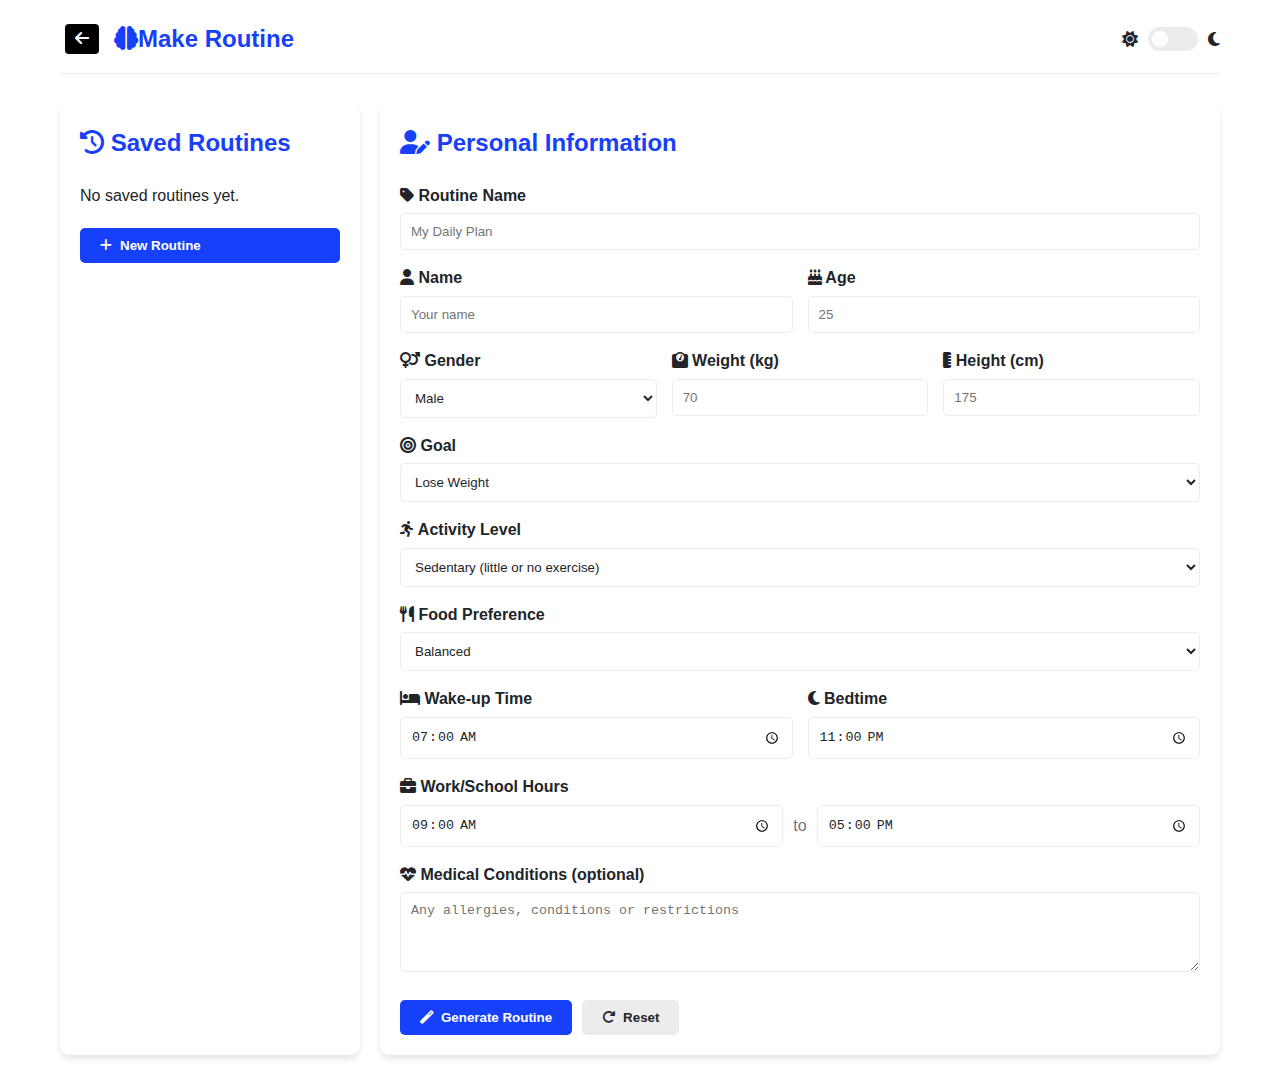
<file: pages/RoutineGenerator.html>
<!DOCTYPE html>
<html lang="en">
<head>
    <meta charset="UTF-8">
    <meta name="viewport" content="width=device-width, initial-scale=1.0">
    <title>Routine Generator </title>
    <link rel="stylesheet" href="/src/fontawesome-free-6.7.2-web/css/all.min.css">
    <link rel="stylesheet" href="/css/RoutineGenerator.css">
</head>
<body>
    <div class="container">
        <header>
            <div class="header_left">
                <a href="../index.html"><i class="fa-solid fa-arrow-left"></i></a>
            <h2><i class="fas fa-brain"></i>Make Routine</h2>
            </div>
            <div class="theme-toggle">
                <i class="fas fa-sun"></i>
                <label class="switch">
                    <input type="checkbox" id="themeToggle">
                    <span class="slider round"></span>
                </label>
                <i class="fas fa-moon"></i>
            </div>
        </header>

        <div class="main-content">
            <div class="sidebar" id="sidebar">
                <h2><i class="fas fa-history"></i> Saved Routines</h2>
                <div class="saved-routines" id="savedRoutines">
                    <!-- Routines will be loaded here -->
                </div>
                <button class="btn new-routine-btn" id="newRoutineBtn">
                    <i class="fas fa-plus"></i> New Routine
                </button>
            </div>

            <div class="content-area">
                <div class="form-container active" id="inputForm">
                    <h2><i class="fas fa-user-edit"></i> Personal Information</h2>
                    <form id="routineForm">
                        <div class="form-group">
                            <label for="routineName"><i class="fas fa-tag"></i> Routine Name</label>
                            <input type="text" id="routineName" placeholder="My Daily Plan">
                        </div>

                        <div class="form-row">
                            <div class="form-group">
                                <label for="name"><i class="fas fa-user"></i> Name</label>
                                <input type="text" id="name" placeholder="Your name">
                            </div>
                            <div class="form-group">
                                <label for="age"><i class="fas fa-birthday-cake"></i> Age</label>
                                <input type="number" id="age" placeholder="25" min="10" max="120">
                            </div>
                        </div>

                        <div class="form-row">
                            <div class="form-group">
                                <label for="gender"><i class="fas fa-venus-mars"></i> Gender</label>
                                <select id="gender">
                                    <option value="male">Male</option>
                                    <option value="female">Female</option>
                                    <option value="other">Other</option>
                                </select>
                            </div>
                            <div class="form-group">
                                <label for="weight"><i class="fas fa-weight"></i> Weight (kg)</label>
                                <input type="number" id="weight" placeholder="70" min="30" max="300">
                            </div>
                            <div class="form-group">
                                <label for="height"><i class="fas fa-ruler-vertical"></i> Height (cm)</label>
                                <input type="number" id="height" placeholder="175" min="100" max="250">
                            </div>
                        </div>

                        <div class="form-group">
                            <label for="goal"><i class="fas fa-bullseye"></i> Goal</label>
                            <select id="goal">
                                <option value="lose">Lose Weight</option>
                                <option value="maintain">Maintain Weight</option>
                                <option value="gain">Gain Weight</option>
                            </select>
                        </div>

                        <div class="form-group">
                            <label for="activity"><i class="fas fa-running"></i> Activity Level</label>
                            <select id="activity">
                                <option value="sedentary">Sedentary (little or no exercise)</option>
                                <option value="light">Lightly active (light exercise 1-3 days/week)</option>
                                <option value="moderate">Moderately active (moderate exercise 3-5 days/week)</option>
                                <option value="active">Very active (hard exercise 6-7 days/week)</option>
                                <option value="extreme">Extremely active (very hard exercise & physical job)</option>
                            </select>
                        </div>

                        <div class="form-group">
                            <label for="foodType"><i class="fas fa-utensils"></i> Food Preference</label>
                            <select id="foodType">
                                <option value="balanced">Balanced</option>
                                <option value="vegetarian">Vegetarian</option>
                                <option value="vegan">Vegan</option>
                                <option value="lowcarb">Low Carb</option>
                                <option value="highprotein">High Protein</option>
                            </select>
                        </div>

                        <div class="form-row">
                            <div class="form-group">
                                <label for="wakeTime"><i class="fas fa-bed"></i> Wake-up Time</label>
                                <input type="time" id="wakeTime" value="07:00">
                            </div>
                            <div class="form-group">
                                <label for="sleepTime"><i class="fas fa-moon"></i> Bedtime</label>
                                <input type="time" id="sleepTime" value="23:00">
                            </div>
                        </div>

                        <div class="form-group">
                            <label for="workHours"><i class="fas fa-briefcase"></i> Work/School Hours</label>
                            <div class="time-range">
                                <input type="time" id="workStart" value="09:00">
                                <span>to</span>
                                <input type="time" id="workEnd" value="17:00">
                            </div>
                        </div>

                        <div class="form-group">
                            <label for="medical"><i class="fas fa-heartbeat"></i> Medical Conditions (optional)</label>
                            <textarea id="medical" placeholder="Any allergies, conditions or restrictions"></textarea>
                        </div>

                        <div class="form-actions">
                            <button type="submit" class="btn generate-btn">
                                <i class="fas fa-magic"></i> Generate Routine
                            </button>
                            <button type="button" class="btn btn-secondary" id="resetForm">
                                <i class="fas fa-redo"></i> Reset
                            </button>
                        </div>
                    </form>
                </div>

                <div class="results-container" id="resultsContainer">
                    <div class="results-header">
                        <p id="routineTitle">Your Personalized Routine</p>
                        <div class="result-actions">
                            <button class="btn" id="saveRoutineBtn">
                                <i class="fas fa-save"></i> Save
                            </button>
                            <button class="btn btn-secondary" id="editRoutineBtn">
                                <i class="fas fa-edit"></i> Edit
                            </button>
                            <button class="btn btn-secondary" id="printRoutineBtn">
                                <i class="fas fa-print"></i> Print
                            </button>
                        </div>
                    </div>

                    <div class="summary-card">
                        <div class="summary-item">
                            <i class="fas fa-fire"></i>
                            <div>
                                <h3>Daily Calories</h3>
                                <p id="summaryCalories">-</p>
                            </div>
                        </div>
                        <div class="summary-item">
                            <i class="fas fa-tint"></i>
                            <div>
                                <h3>Water Intake</h3>
                                <p id="summaryWater">-</p>
                            </div>
                        </div>
                        <div class="summary-item">
                            <i class="fas fa-dumbbell"></i>
                            <div>
                                <h3>Workout Time</h3>
                                <p id="summaryWorkout">-</p>
                            </div>
                        </div>
                        <div class="summary-item">
                            <i class="fas fa-moon"></i>
                            <div>
                                <h3>Sleep Duration</h3>
                                <p id="summarySleep">-</p>
                            </div>
                        </div>
                    </div>

                    <div class="routine-schedule">
                        <h3><i class="fas fa-clock"></i> Daily Schedule</h3>
                        <div class="timeline" id="timeline">
                            <!-- Timeline items will be added here -->
                        </div>
                    </div>

                    <div class="meal-plan">
                        <h3><i class="fas fa-utensils"></i> Meal Plan</h3>
                        <div class="meals-grid" id="mealsGrid">
                            <!-- Meal cards will be added here -->
                        </div>
                    </div>

                    <div class="workout-plan">
                        <h3><i class="fas fa-dumbbell"></i> Workout Recommendations</h3>
                        <div class="workouts-list" id="workoutsList">
                            <!-- Workout items will be added here -->
                        </div>
                    </div>
                </div>
            </div>
        </div>
    </div>

    <div class="modal" id="saveModal">
        <div class="modal-content">
            <span class="close-modal">&times;</span>
            <h3><i class="fas fa-save"></i> Save Routine</h3>
            <div class="form-group">
                <label for="saveRoutineName">Routine Name</label>
                <input type="text" id="saveRoutineName" placeholder="My Awesome Routine">
            </div>
            <button class="btn" id="confirmSave">Save Routine</button>
        </div>
    </div>

    <div class="modal" id="confirmModal">
        <div class="modal-content">
            <h3 id="confirmTitle">Confirm Action</h3>
            <p id="confirmMessage">Are you sure you want to perform this action?</p>
            <div class="modal-actions">
                <button class="btn" id="confirmAction">Confirm</button>
                <button class="btn btn-secondary" id="cancelAction">Cancel</button>
            </div>
        </div>
    </div>

    <script src="/js/script.js"></script>
    <script src="/js/RoutineGenerator.js"></script>
</body>
</html>
</file>
<file: css/RoutineGenerator.css>
:root {
    --primary-color: #1640fa;
    --primary-light: #4895ef;
    --secondary-color: #3f37c9;
    --accent-color: #f72585;
    --success-color: #4cc9f0;
    --warning-color: #f8961e;
    --danger-color: #f94144;
    --light-color: #f8f9fa;
    --dark-color: #212529;
    --gray-color: #6c757d;
    --light-gray: #edecec;
    --bg-color: #ffffff;
    --text-color: #212529;
    --card-bg: rgba(255, 255, 255, 0.9);
    --shadow: 0 4px 6px rgba(0, 0, 0, 0.1);
    --transition: all 0.3s ease;
}

[data-theme="dark"] {
    --primary-color: #398dfa;
    --primary-light: #4361ee;
    --secondary-color: #3a0ca3;
    --accent-color: #f72585;
    --success-color: #4cc9f0;
    --warning-color: #f8961e;
    --danger-color: #f94144;
    --light-color: #343a40;
    --dark-color: #f8f9fa;
    --gray-color: #adb5bd;
    --light-gray: #495057;
    --bg-color: #212529;
    --text-color: #f8f9fa;
    --card-bg: rgba(33, 37, 41, 0.9);
    --shadow: 0 4px 6px rgba(0, 0, 0, 0.3);
}

* {
    margin: 0;
    padding: 0;
    box-sizing: border-box;
}

body {
    font-family: 'Segoe UI', Tahoma, Geneva, Verdana, sans-serif;
    background-color: var(--bg-color);
    color: var(--text-color);
    line-height: 1.6;
    transition: var(--transition);
}

.container {
    max-width: 1200px;
    margin: 0 auto;
    padding: 20px;
}

header {
    display: flex;
    justify-content: space-between;
    align-items: center;
    margin-bottom: 30px;
    padding-bottom: 15px;
    border-bottom: 1px solid var(--light-gray);
}
.header_left{
    display: flex;
    align-items: center;

}
.header_left a{
  background: rgb(0, 0, 0);
  text-decoration: none;
  color: rgb(255, 255, 255);
  padding: 2px 10px;
  font-size: 16px;
  border-radius: 4px;
  margin: 0 5px;
}
.header_left h2{
  margin: 0 10px;
}
h1 {
    font-size: 1.8rem;
    color: var(--primary-color);
    display: flex;
    align-items: center;
    gap: 10px;
}

h2 {
    font-size: 1.5rem;
    margin-bottom: 20px;
    color: var(--primary-color);
}

h3 {
    font-size: 1.2rem;
    margin-bottom: 15px;
    color: var(--primary-light);
}

.main-content {
    display: flex;
    gap: 20px;
}

.sidebar {
    width: 300px;
    background-color: var(--card-bg);
    border-radius: 10px;
    padding: 20px;
    box-shadow: var(--shadow);
    transition: var(--transition);
}

.content-area {
    flex: 1;
    background-color: var(--card-bg);
    border-radius: 10px;
    padding: 20px;
    box-shadow: var(--shadow);
    transition: var(--transition);
}

.form-container, .results-container {
    display: none;
}

.form-container.active, .results-container.active {
    display: block;
}

.form-group {
    margin-bottom: 15px;
}

.form-group label {
    display: block;
    margin-bottom: 5px;
    font-weight: 600;
    color: var(--text-color);
}

.form-group input,
.form-group select,
.form-group textarea {
    width: 100%;
    padding: 10px;
    border: 1px solid var(--light-gray);
    border-radius: 5px;
    background-color: var(--bg-color);
    color: var(--text-color);
    transition: var(--transition);
}

.form-group input:focus,
.form-group select:focus,
.form-group textarea:focus {
    outline: none;
    border-color: var(--primary-color);
    box-shadow: 0 0 0 2px rgba(67, 97, 238, 0.2);
}

.form-group textarea {
    min-height: 80px;
    resize: vertical;
}

.form-row {
    display: flex;
    gap: 15px;
}

.form-row .form-group {
    flex: 1;
}

.time-range {
    display: flex;
    align-items: center;
    gap: 10px;
}

.time-range span {
    color: var(--gray-color);
}

.form-actions {
    display: flex;
    gap: 10px;
    margin-top: 20px;
}

.btn {
    padding: 10px 20px;
    border: none;
    border-radius: 5px;
    background-color: var(--primary-color);
    color: white;
    font-weight: 600;
    cursor: pointer;
    display: inline-flex;
    align-items: center;
    gap: 8px;
    transition: var(--transition);
}

.btn:hover {
    background-color: var(--secondary-color);
    transform: translateY(-2px);
}

.btn-secondary {
    background-color: var(--light-gray);
    color: var(--text-color);
}

.btn-secondary:hover {
    background-color: var(--gray-color);
    color: white;
}

.new-routine-btn {
    width: 100%;
    margin-top: 20px;
}

.saved-routines {
    max-height: 500px;
    overflow-y: auto;
}

.routine-item {
    background-color: var(--bg-color);
    border-radius: 5px;
    padding: 10px;
    margin-bottom: 10px;
    cursor: pointer;
    transition: var(--transition);
    border-left: 3px solid var(--primary-color);
}

.routine-item:hover {
    background-color: var(--light-gray);
    transform: translateX(5px);
}

.routine-item h4 {
    margin-bottom: 5px;
    color: var(--primary-color);
}

.routine-item p {
    font-size: 0.8rem;
    color: var(--gray-color);
}

.routine-actions {
    display: flex;
    gap: 5px;
    margin-top: 5px;
}

.routine-actions button {
    padding: 7px 10px;
    font-size: 0.7rem;
}

.results-header {
    display: flex;
    justify-content: space-between;
    align-items: center;
    margin-bottom: 20px;
}

.result-actions {
    display: flex;
    gap: 10px;
}

.summary-card {
    display: flex;
    flex-wrap: wrap;
    gap: 15px;
    margin-bottom: 30px;
}

.summary-item {
    flex: 1;
    min-width: 200px;
    background-color: var(--bg-color);
    border-radius: 10px;
    padding: 15px;
    display: flex;
    align-items: center;
    gap: 15px;
    box-shadow: var(--shadow);
}

.summary-item i {
    font-size: 1.5rem;
    color: var(--primary-color);
}

.summary-item h3 {
    margin-bottom: 5px;
    font-size: 1rem;
}

.summary-item p {
    font-size: 1.2rem;
    font-weight: 600;
}

.timeline {
    position: relative;
    margin: 20px 0;
    padding-left: 20px;
}

.timeline::before {
    content: '';
    position: absolute;
    left: 7px;
    top: 0;
    bottom: 0;
    width: 2px;
    background-color: var(--primary-color);
}

.timeline-item {
    position: relative;
    margin-bottom: 20px;
    padding-left: 30px;
}

.timeline-item::before {
    content: '';
    position: absolute;
    left: 0;
    top: 5px;
    width: 12px;
    height: 12px;
    border-radius: 50%;
    background-color: var(--primary-color);
}

.timeline-time {
    font-weight: 600;
    color: var(--primary-color);
    margin-bottom: 5px;
}

.timeline-content {
    background-color: var(--bg-color);
    border-radius: 5px;
    padding: 10px 15px;
    box-shadow: var(--shadow);
}

.timeline-content i {
    margin-right: 8px;
    color: var(--primary-light);
}

.meals-grid {
    display: grid;
    grid-template-columns: repeat(auto-fill, minmax(250px, 1fr));
    gap: 15px;
    margin-top: 15px;
}

.meal-card {
    background-color: var(--bg-color);
    border-radius: 10px;
    padding: 15px;
    box-shadow: var(--shadow);
}

.meal-header {
    display: flex;
    justify-content: space-between;
    align-items: center;
    margin-bottom: 10px;
}

.meal-title {
    font-weight: 600;
    color: var(--primary-color);
    display: flex;
    align-items: center;
    gap: 8px;
}

.meal-calories {
    background-color: var(--primary-light);
    color: white;
    padding: 3px 8px;
    border-radius: 20px;
    font-size: 0.8rem;
}

.meal-items {
    list-style-type: none;
}

.meal-items li {
    padding: 5px 0;
    border-bottom: 1px dashed var(--light-gray);
}

.meal-items li:last-child {
    border-bottom: none;
}

.workouts-list {
    margin-top: 15px;
}

.workout-item {
    background-color: var(--bg-color);
    border-radius: 10px;
    padding: 15px;
    margin-bottom: 10px;
    box-shadow: var(--shadow);
    display: flex;
    align-items: center;
    gap: 15px;
}

.workout-icon {
    font-size: 1.5rem;
    color: var(--primary-color);
}

.workout-details {
    flex: 1;
}

.workout-title {
    font-weight: 600;
    margin-bottom: 5px;
}

.workout-duration {
    font-size: 0.9rem;
    color: var(--gray-color);
}

.theme-toggle {
    display: flex;
    align-items: center;
    gap: 10px;
}

.switch {
    position: relative;
    display: inline-block;
    width: 50px;
    height: 24px;
}

.switch input {
    opacity: 0;
    width: 0;
    height: 0;
}

.slider {
    position: absolute;
    cursor: pointer;
    top: 0;
    left: 0;
    right: 0;
    bottom: 0;
    background-color: var(--light-gray);
    transition: .4s;
}

.slider:before {
    position: absolute;
    content: "";
    height: 16px;
    width: 16px;
    left: 4px;
    bottom: 4px;
    background-color: white;
    transition: .4s;
}

input:checked + .slider {
    background-color: var(--primary-color);
}

input:checked + .slider:before {
    transform: translateX(26px);
}

.slider.round {
    border-radius: 24px;
}

.slider.round:before {
    border-radius: 50%;
}

.modal {
    display: none;
    position: fixed;
    top: 0;
    left: 0;
    width: 100%;
    height: 100%;
    background-color: rgba(0, 0, 0, 0.5);
    z-index: 1000;
    justify-content: center;
    align-items: center;
}

.modal.active {
    display: flex;
}

.modal-content {
    background-color: var(--card-bg);
    border-radius: 10px;
    padding: 20px;
    width: 90%;
    max-width: 500px;
    box-shadow: 0 5px 15px rgba(0, 0, 0, 0.3);
    position: relative;
}

.close-modal {
    position: absolute;
    top: 10px;
    right: 15px;
    font-size: 1.5rem;
    cursor: pointer;
    color: var(--gray-color);
}

.modal-actions {
    display: flex;
    gap: 10px;
    margin-top: 20px;
    justify-content: flex-end;
}
#routineTitle{
    font-sizerem;
    font-weight: bold;
    color: var(--primary-light);
    display: none;
}








@media (max-width: 768px) {
    .main-content {
        flex-direction: column;
    }
    
    .sidebar {
        width: 100%;
        margin-bottom: 20px;
    }
    
    .form-row {
        flex-direction: column;
        gap: 0;
    }
    
    .summary-item {
        min-width: 100%;
    }
}

@media print {
    .sidebar, .result-actions, header {
        display: none !important;
    }
    
    .content-area {
        width: 100%;
        padding: 0;
        box-shadow: none;
    }
    
    .summary-card {
        page-break-after: avoid;
    }
    
    .routine-schedule, .meal-plan, .workout-plan {
        page-break-inside: avoid;
    }
}
</file>
